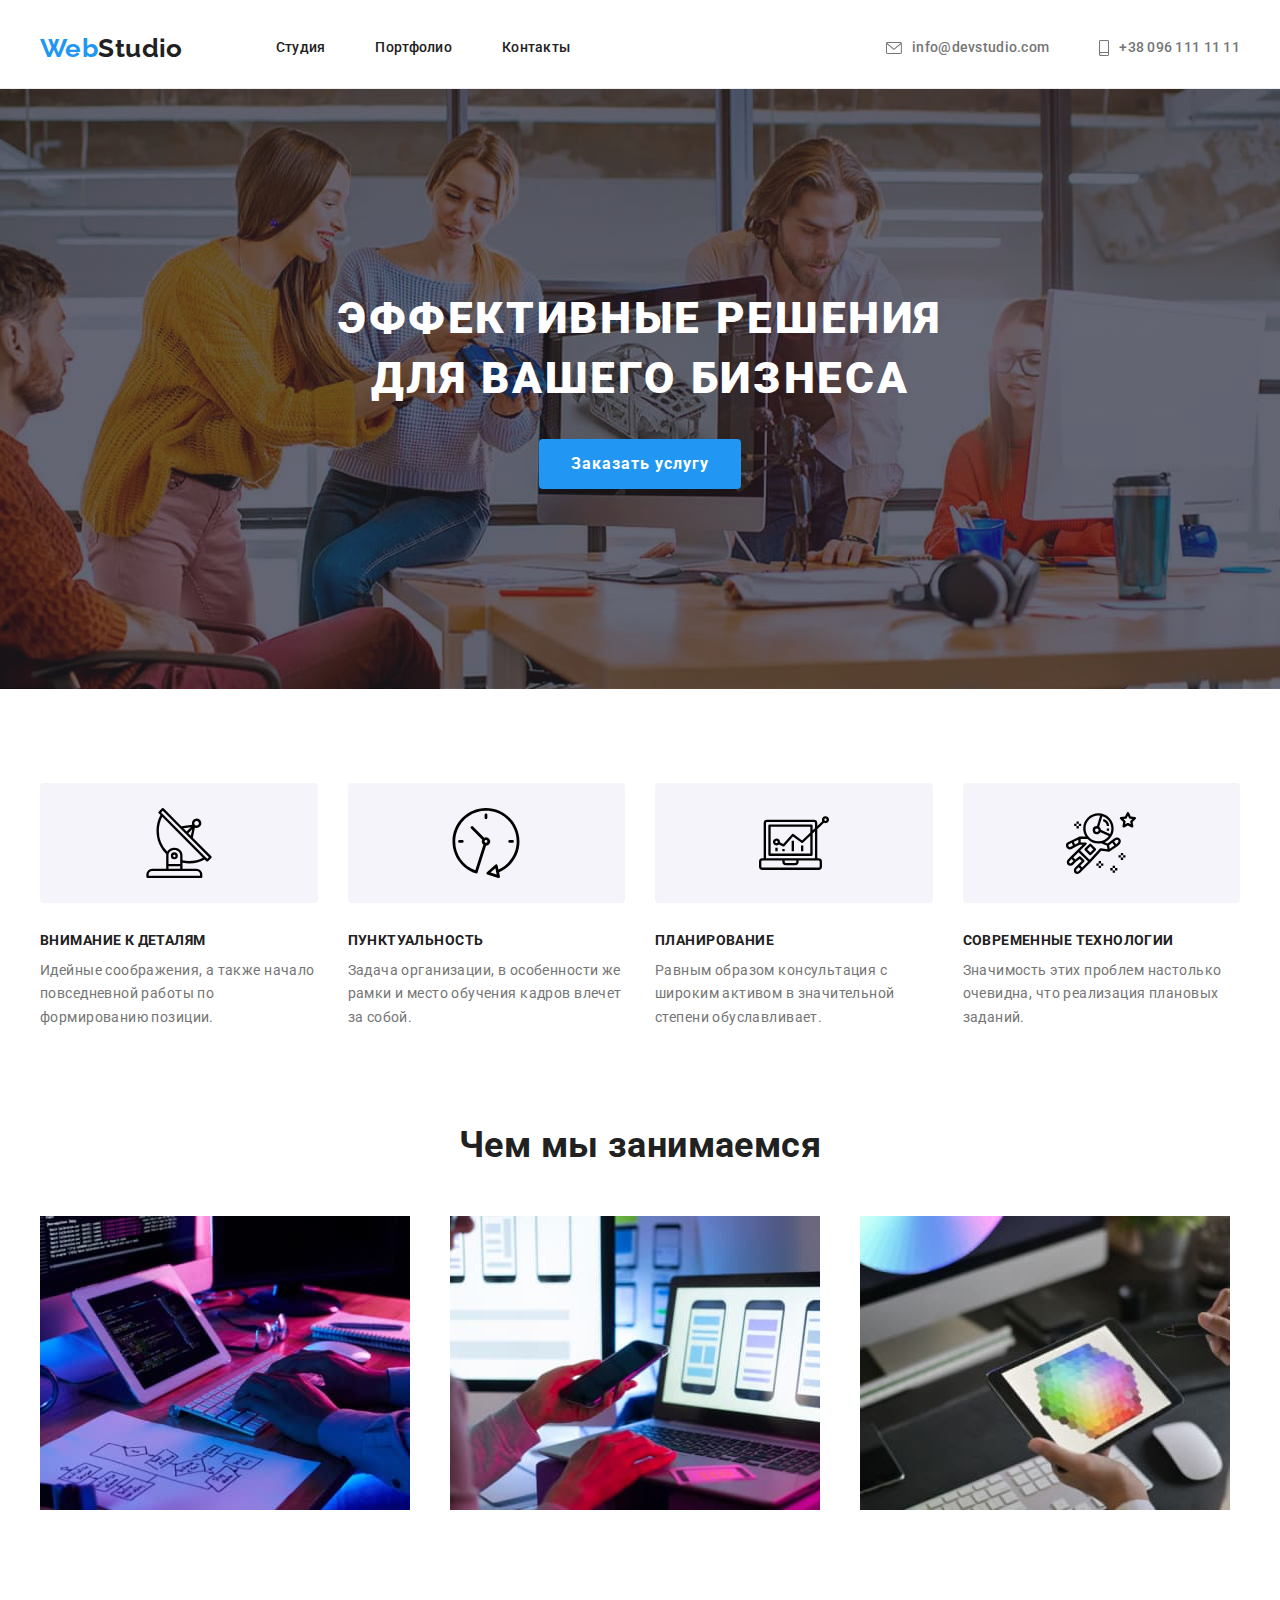
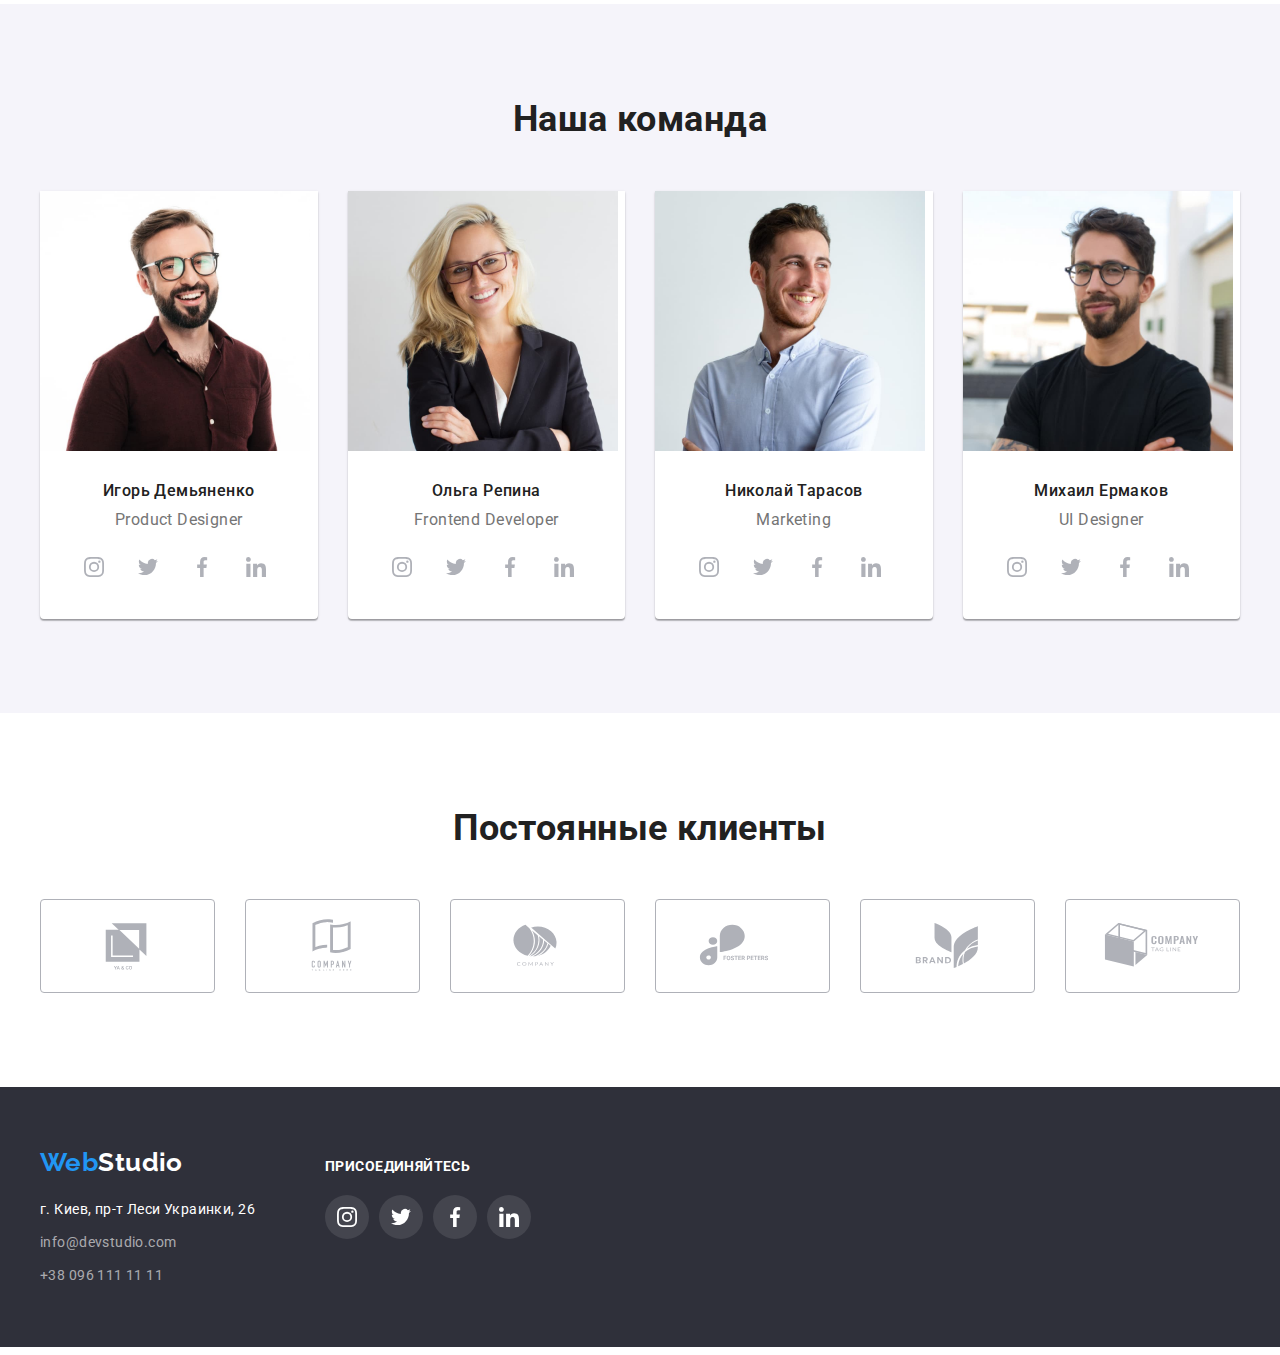
<file: index.html>
<!DOCTYPE html>
<html lang="ru">
<head>
    <meta charset="UTF-8">
    <meta http-equiv="X-UA-Compatible" content="IE=edge">
    <meta name="viewport" content="width=device-width, initial-scale=1.0">
    <title>Document</title>
        <link rel="preconnect" href="https://fonts.googleapis.com">
        <link rel="preconnect" href="https://fonts.gstatic.com" crossorigin>
        <link href="https://fonts.googleapis.com/css2?family=Oleo+Script&family=Raleway:wght@700&family=Roboto:wght@400;500;700;900&display=swap" rel="stylesheet">
        <link rel="stylesheet" href="https://cdnjs.cloudflare.com/ajax/libs/modern-normalize/1.1.0/modern-normalize.min.css" integrity="sha512-wpPYUAdjBVSE4KJnH1VR1HeZfpl1ub8YT/NKx4PuQ5NmX2tKuGu6U/JRp5y+Y8XG2tV+wKQpNHVUX03MfMFn9Q==" crossorigin="anonymous" referrerpolicy="no-referrer" />
        <link rel="stylesheet" href="./css/style.css">
</head>
<body>
    <header class="site-header"> 
        <div class="container header-container">
            <a href="" class="logo-accent-color link"> Web<span class="color-black">Studio</span></a>
        <nav>
            <ul class="header-site-nav list">
                <li class="header-nav-item"> <a href="" class="site-nav-link link">Студия</a> </li>
                <li class="header-nav-item"> <a href="./portfolio.html" class="site-nav-link link">Портфолио</a> </li>
                <li class="header-nav-item"> <a href="" class="site-nav-link link">Контакты</a>  </li>
            </ul>
        </nav>    
            <ul class="header-site-contact list">
                <li class="header-contact-item">
                     <a class="site-contact-link link" href="mailto:info@devstudio.com" >
                        <svg class="icon envelope" width="16" height="12" >
                            <use href="./img/icons.svg#icon-envelope" ></use>
                        </svg>
                        info@devstudio.com </a>
                     </li>
                <li class="header-contact-item">
                     <a class="site-contact-link link" href="tel:+380961111111" >
                        <svg class="icon vector" width="10" height="16" >
                            <use href="./img/icons.svg#icon-smartphone" ></use>
                        </svg>
                        +38 096 111 11 11 </a> 
                    </li>
            </ul>
        </div>
    </header>
    <main>
        <section class="main-hero thumb">
                <div class="container">
                    <h1 class="main-hero-title">Эффективные решения <br> для вашего бизнеса</h1>
                    <button class="main-hero-button pointer" type="button">Заказать услугу</button>
                </div> 
        </section>
        <section class="section-feature section">
            <div class="container">
            <h2 class="visually-hidden">Последовательность эффективной работы</h2>
            <ul class="section-feature-list list"> 
                <li class="section-feature-item">
                    <div class="feature-thumb">
                        <svg class="features-icon" width="70" height="70">
                            <use href="./img/icons.svg#icon-antenna"></use>
                        </svg>
                    </div>
                    <h3 class="section-feature-title">Внимание к деталям</h3>
                    <p class="section-feature-text">Идейные соображения, а также начало повседневной работы по формированию позиции.</p>
                </li>
                <li class="section-feature-item">
                    <div class="feature-thumb">
                        <svg class="features-icon" width="70" height="70">
                            <use href="./img/icons.svg#icon-clock"></use>
                        </svg>
                    </div>
                    <h3 class="section-feature-title">Пунктуальность</h3>
                    <p class="section-feature-text">Задача организации, в особенности же рамки и место обучения кадров влечет за собой.</p>
                </li>
                <li class="section-feature-item">
                    <div class="feature-thumb">
                        <svg class="features-icon" width="70" height="70">
                            <use href="./img/icons.svg#icon-diagram"></use>
                        </svg>
                    </div>
                    <h3 class="section-feature-title">Планирование</h3>
                    <p class="section-feature-text">Равным образом консультация с широким активом в значительной степени обуславливает.</p>
                </li>
                <li class="section-feature-item">
                    <div class="feature-thumb">
                        <svg class="features-icon" width="70" height="70">
                            <use href="./img/icons.svg#icon-astronaut"></use>
                        </svg>
                    </div>
                    <h3 class="section-feature-title">Современные технологии</h3>
                    <p class="section-feature-text">Значимость этих проблем настолько очевидна, что реализация плановых заданий.</p>        
               </li>                     
            </ul>
            </div>
        </section>
        <!--Нашы работы-->
        <section class="section-work section">
            <div class="container">
            <h2 class="promo-title">Чем мы занимаемся</h2>
                <ul class="work-foto-list list">
                    <li class="work-foto-item">
                            <img src="./img/box1.jpg" alt="Написание кода в HTML" width="370" height="294">
                    </li>
                    <li class="work-foto-item">
                        <img src="./img/box2.jpg" alt="Разработка web приложений для смартфонов" width="370" height="294">
                    </li> 
                    <li class="work-foto-item">
                        <img src="./img/box3.jpg" alt="Дизайнерское решение" width="370" height="294">    
                    </li>
                </ul>
            </div>
        </section>
        <!--Команда-->
        <section class="section-team section">
            <div class="container">
            <h2 class="promo-title">Наша команда</h2>
            <ul class="team-foto-list list">
                <li class="team-foto-item">
                    <img src="./img/img.jpg" alt="Игорь Демьяненко" width="270" height="260">
                        <div class="container-data">
                            <h3 class="team-foto-title">Игорь Демьяненко</h3>
                            <p class="team-foto-text" lang="en">Product Designer</p>
                                <ul class="team-list-icon">
                                    <li class="team-item-icon">
                                        <a class="team-link-icon" href="">
                                            <svg class="team-icon" width="20" height="20">
                                                <use href="./img/icons.svg#icon-instagram" ></use>
                                            </svg>
                                        </a>
                                    </li>
                                    <li class="team-item-icon">
                                        <a class="team-link-icon" href="">
                                            <svg class="team-icon" width="20" height="20">
                                                <use href="./img/icons.svg#icon-twitter" ></use>
                                            </svg>
                                        </a>
                                    </li>
                                    <li class="team-item-icon">
                                        <a class="team-link-icon" href="">
                                            <svg class="team-icon" width="20" height="20">
                                                <use href="./img/icons.svg#icon-facebook" ></use>
                                            </svg>
                                        </a>
                                    </li>
                                    <li class="team-item-icon">
                                        <a class="team-link-icon" href="">
                                            <svg class="team-icon" width="20" height="20">
                                                <use href="./img/icons.svg#icon-linkedin" ></use>
                                            </svg>
                                        </a>
                                    </li>
                                </ul>
                        </div>
                </li>
                <li class="team-foto-item">
                    <img src="./img/img1.jpg" alt="Ольга Репина" width="270" height="260">
                        <div class="container-data">
                            <h3 class="team-foto-title">Ольга Репина</h3>    
                            <p class="team-foto-text" lang="en">Frontend Developer</p>
                                <ul class="team-list-icon">
                                    <li class="team-item-icon">
                                        <a class="team-link-icon" href="">
                                            <svg class="team-icon" width="20" height="20">
                                                <use href="./img/icons.svg#icon-instagram"></use>
                                            </svg>
                                        </a>
                                    </li>
                                    <li class="team-item-icon">
                                        <a class="team-link-icon" href="">
                                            <svg class="team-icon" width="20" height="20">
                                                <use href="./img/icons.svg#icon-twitter"></use>
                                            </svg>
                                        </a>
                                    </li>
                                    <li class="team-item-icon">
                                        <a class="team-link-icon" href="">
                                            <svg class="team-icon" width="20" height="20">
                                                <use href="./img/icons.svg#icon-facebook"></use>
                                            </svg>
                                        </a>
                                    </li>
                                    <li class="team-item-icon">
                                        <a class="team-link-icon" href="">
                                            <svg class="team-icon" width="20" height="20">
                                                <use href="./img/icons.svg#icon-linkedin"></use>
                                            </svg>
                                        </a>
                                    </li>
                                </ul>
                        </div>
                    <li class="team-foto-item">
                    <img src="./img/img2.jpg" alt="Николай Тарасов" width="270" height="260">
                        <div class="container-data">
                            <h3 class="team-foto-title">Николай Тарасов</h3>
                            <p class="team-foto-text" lang="en">Marketing</p>
                                <ul class="team-list-icon">
                                    <li class="team-item-icon">
                                        <a class="team-link-icon" href="">
                                            <svg class="team-icon" width="20" height="20">
                                                <use href="./img/icons.svg#icon-instagram"></use>
                                            </svg>
                                        </a>
                                    </li>
                                    <li class="team-item-icon">
                                        <a class="team-link-icon" href="">
                                            <svg class="team-icon" width="20" height="20">
                                                <use href="./img/icons.svg#icon-twitter"></use>
                                            </svg>
                                        </a>
                                    </li>
                                    <li class="team-item-icon">
                                        <a class="team-link-icon" href="">
                                            <svg class="team-icon" width="20" height="20">
                                                <use href="./img/icons.svg#icon-facebook"></use>
                                            </svg>
                                        </a>
                                    </li>
                                    <li class="team-item-icon">
                                        <a class="team-link-icon" href="">
                                            <svg class="team-icon" width="20" height="20">
                                                <use href="./img/icons.svg#icon-linkedin"></use>
                                            </svg>
                                        </a>
                                    </li>
                                </ul>
                        </div>
                </li>
                <li class="team-foto-item">
                    <img src="./img/img3.jpg" alt="Михаил Ермаков" width="270" height="260">     
                        <div class="container-data">
                            <h3 class="team-foto-title">Михаил Ермаков</h3> 
                            <p class="team-foto-text" lang="en">UI Designer</p>
                                <ul class="team-list-icon">
                                    <li class="team-item-icon">
                                        <a class="team-link-icon" href="">
                                            <svg class="team-icon" width="20" height="20">
                                                <use href="./img/icons.svg#icon-instagram"></use>
                                            </svg>
                                        </a>
                                    </li>
                                    <li class="team-item-icon">
                                        <a class="team-link-icon" href="">
                                            <svg class="team-icon" width="20" height="20">
                                                <use href="./img/icons.svg#icon-twitter"></use>
                                            </svg>
                                        </a>
                                    </li>
                                    <li class="team-item-icon">
                                        <a class="team-link-icon" href="">
                                            <svg class="team-icon" width="20" height="20">
                                                <use href="./img/icons.svg#icon-facebook"></use>
                                            </svg>
                                        </a>
                                    </li>
                                    <li class="team-item-icon">
                                        <a class="team-link-icon" href="">
                                            <svg class="team-icon" width="20" height="20">
                                                <use href="./img/icons.svg#icon-linkedin"></use>
                                            </svg>
                                        </a>
                                    </li>
                                </ul>
                        </div>
                </li>
            </ul>    
            </div>
        </section>
        <!--Постоянные клиенты-->
        <section class="clients section">
            <div class="container">
                <h2 class="clients-title">Постоянные клиенты</h2>
                    <ul class="clients-list">
                        <li class="clients-item">
                            <a class="clients-link" href="">
                                <svg class="clients-icon" width="106" height="60" >
                                    <use href="./img/icons.svg#icon-Logo"></use>
                                </svg>
                            </a>
                        </li>
                        <li class="clients-item">
                            <a class="clients-link" href="">
                                <svg class="clients-icon" width="106" height="60">
                                    <use href="./img/icons.svg#icon-Logo1"></use>
                                </svg>
                            </a>
                        </li>
                        <li class="clients-item">
                            <a class="clients-link" href="">
                                <svg class="clients-icon" width="106" height="60">
                                    <use href="./img/icons.svg#icon-Logo2"></use>
                                </svg>
                            </a>
                        </li>
                        <li class="clients-item">
                            <a class="clients-link" href="">
                                <svg class="clients-icon" width="106" height="60">
                                    <use href="./img/icons.svg#icon-Logo3"></use>
                                </svg>
                            </a>
                        </li>
                        <li class="clients-item">
                            <a class="clients-link" href="">
                                <svg class="clients-icon" width="106" height="60">
                                    <use href="./img/icons.svg#icon-Logo4"></use>
                                </svg>
                            </a>
                        </li>
                        <li class="clients-item">
                            <a class="clients-link" href="">
                                <svg class="clients-icon" width="106" height="60">
                                    <use href="./img/icons.svg#icon-Logo6"></use>
                                </svg>
                            </a>
                        </li>
                    </ul>
            </div>
        </section>
    </main>

    <footer class="footer">
    <div class="container footer-blocks"> 
        <div class="footer-address">
            <a href="" class="logo-accent-color link"> Web<span class="color-white">Studio</span></a>
            <address class="footer-site">
                <ul class="footer-site-contact list">
                    <li> <a  class="footer-site-map link" href="https://goo.gl/maps/FiaWrPLJSMEdD1xa6" target="_blank" rel="noopener noreferrer nofollow" >г. Киев, пр-т Леси Украинки, 26</a> </li>
                    <li> <a class="footer-site-link link" href="mailto:info@devstudio.com">info@devstudio.com</a> </li>
                    <li> <a class="footer-site-link link" href="tel:+380961111111">+38 096 111 11 11</a> </li>
                </ul>
            </address>
        </div>
        <div class="join">
            <h2 class="join-title">Присоединяйтесь</h2>
                <ul class="social">
                    <li class="social-item">
                        <a class="social-link" href="">
                            <svg class="social-icon" width="20" height="20">
                                <use href="./img/icons.svg#icon-instagram"></use>
                            </svg>
                        </a>
                    </li>
                    <li class="social-item">
                        <a class="social-link" href="">
                            <svg class="social-icon" width="20" height="20">
                                <use href="./img/icons.svg#icon-twitter"></use>
                            </svg>
                        </a>
                    </li>
                    <li class="social-item">
                        <a class="social-link" href="">
                            <svg class="social-icon" width="20" height="20">
                                <use href="./img/icons.svg#icon-facebook"></use>
                            </svg>
                        </a>
                    </li>
                    <li class="social-item">
                        <a class="social-link" href="">
                            <svg class="social-icon" width="20" height="20">
                                <use href="./img/icons.svg#icon-linkedin"></use>
                            </svg>
                        </a>
                    </li>
                </ul>
        </div>  
    </div>
    </footer> 
</body>
</html>
</file>
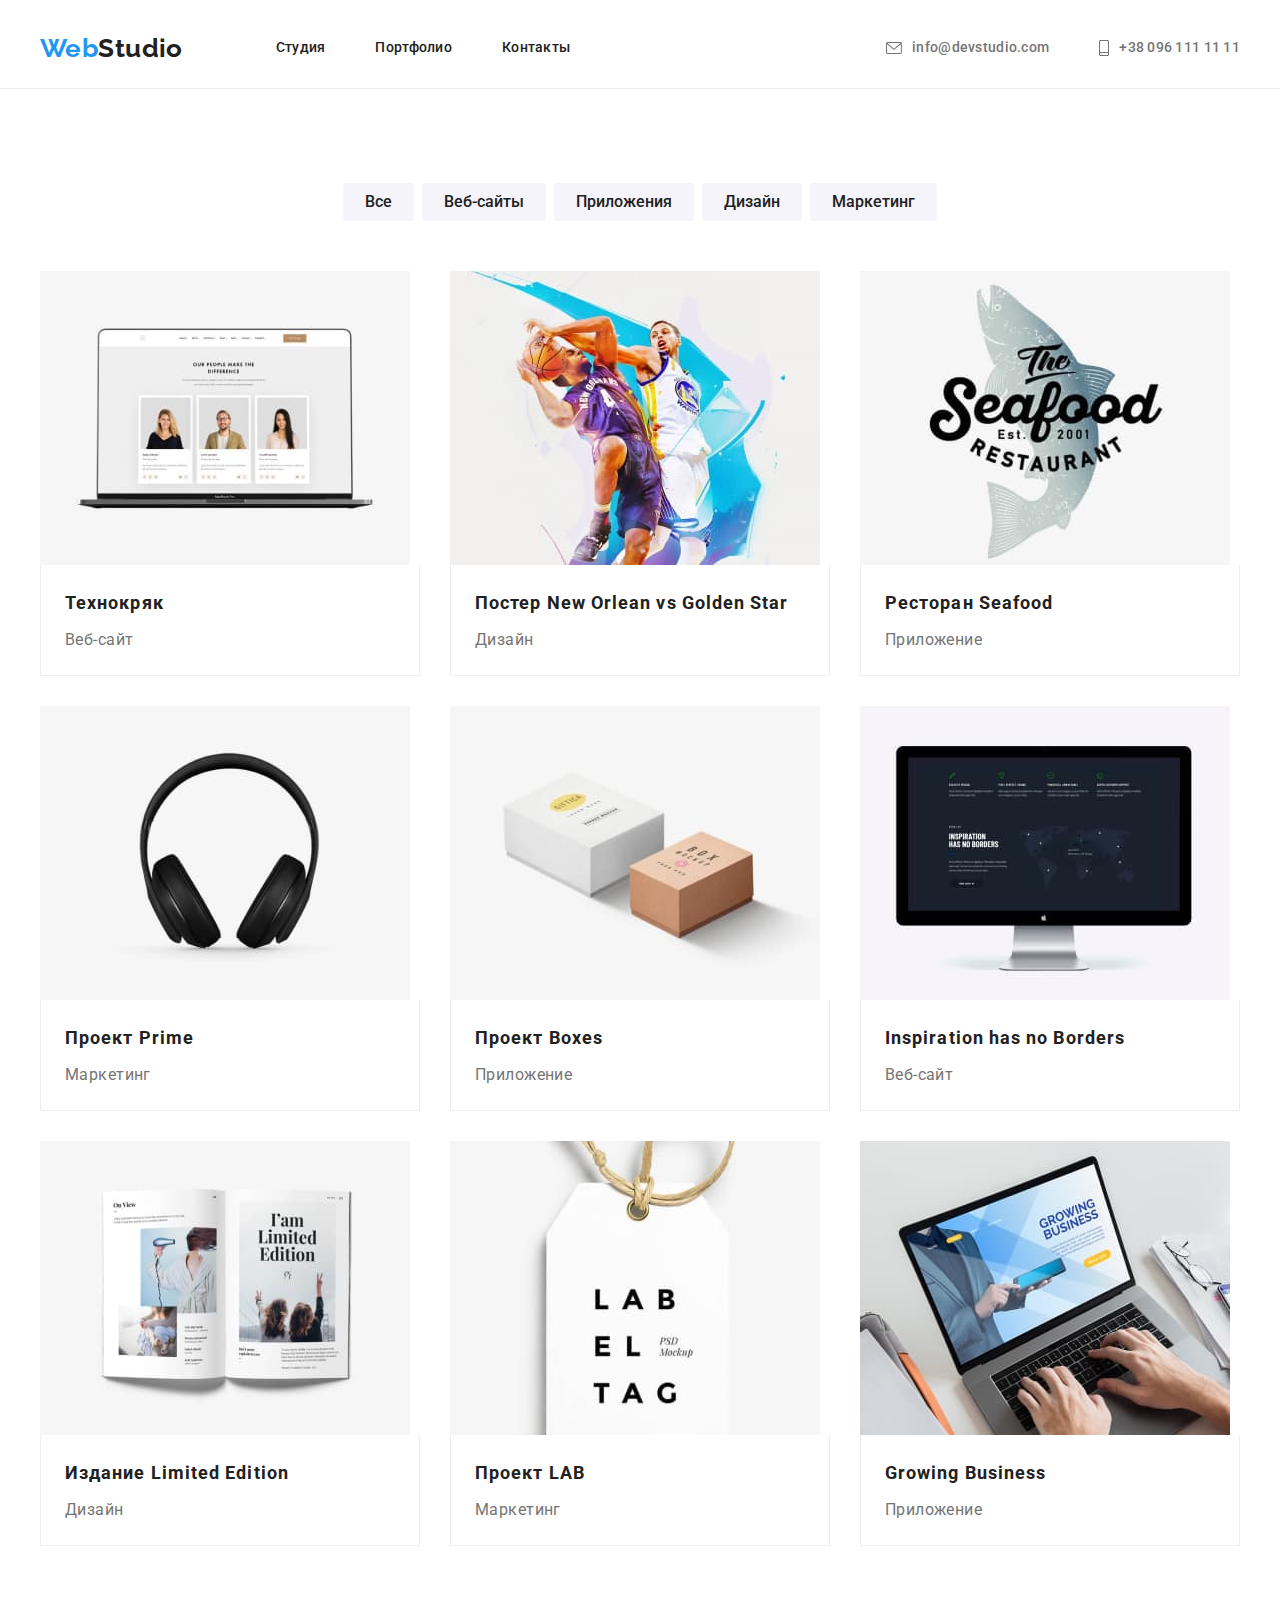
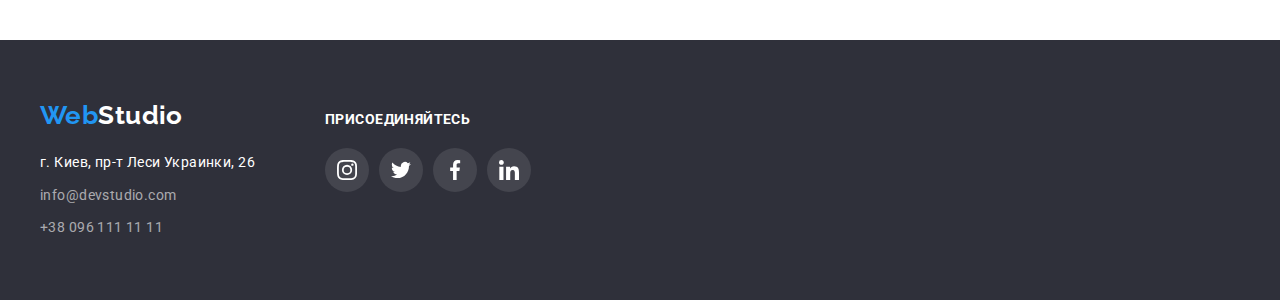
<file: portfolio.html>
<!DOCTYPE html>
<html lang="ru">
<head>
    <meta charset="UTF-8">
    <meta http-equiv="X-UA-Compatible" content="IE=edge">
    <meta name="viewport" content="width=device-width, initial-scale=1.0">
    <title>Document</title>
        <link rel="preconnect" href="https://fonts.googleapis.com">
        <link rel="preconnect" href="https://fonts.gstatic.com" crossorigin>
        <link href="https://fonts.googleapis.com/css2?family=Oleo+Script&family=Raleway:wght@700&family=Roboto:wght@400;500;700&display=swap" rel="stylesheet"> 
        <link rel="stylesheet" href="https://cdnjs.cloudflare.com/ajax/libs/modern-normalize/1.1.0/modern-normalize.min.css" integrity="sha512-wpPYUAdjBVSE4KJnH1VR1HeZfpl1ub8YT/NKx4PuQ5NmX2tKuGu6U/JRp5y+Y8XG2tV+wKQpNHVUX03MfMFn9Q==" crossorigin="anonymous" referrerpolicy="no-referrer" />
        <link rel="stylesheet" href="./css/style.css">
</head>
<body>
    <header class="site-header"> 
        <div class="container header-container">
            <a href="" class="logo-accent-color link"> Web<span class="color-black">Studio</span></a>
        <nav>
            <ul class="header-site-nav list">
                <li class="header-nav-item"> <a href="./index.html" class="site-nav-link link">Студия</a> </li>
                <li class="header-nav-item"> <a href="" class="site-nav-link link">Портфолио</a> </li>
                <li class="header-nav-item"> <a href="" class="site-nav-link link">Контакты</a>  </li>
            </ul>
        </nav>    
            <ul class="header-site-contact list">
                <li class="header-contact-item">
                     <a class="site-contact-link link" href="mailto:info@devstudio.com" >
                        <svg class="icon envelope" width="16" height="12" >
                            <use href="./img/icons.svg#icon-envelope" ></use>
                        </svg>
                        info@devstudio.com </a>
                     </li>
                <li class="header-contact-item">
                     <a class="site-contact-link link" href="tel:+380961111111" >
                        <svg class="icon vector" width="10" height="16" >
                            <use href="./img/icons.svg#icon-smartphone" ></use>
                        </svg>
                        +38 096 111 11 11 </a> 
                    </li>
            </ul>
        </div>
    </header>
    <main>
        <section class="portfolio section" >
            <div class="container">
            <h2 class="visually-hidden">Фильтр кнопок пользования</h2>
            <ul class="main-btn-list list">
                <li class="main-btn-item"> <button class="main-btn-link pointer" type="button">Все</button> </li>
                <li class="main-btn-item"> <button class="main-btn-link pointer" type="button">Веб-сайты</button></li>
                <li class="main-btn-item"> <button class="main-btn-link pointer" type="button">Приложения</button></li>
                <li class="main-btn-item"> <button class="main-btn-link pointer" type="button">Дизайн</button></li>
                <li class="main-btn-item"> <button class="main-btn-link pointer" type="button">Маркетинг</button></li>
            </ul>
            <ul class="portfolio-work-list list">
                <li class="portfolio-work-item">
                    <a class="portfolio-work-link link" href="">
                        <img src="./img/img(0).jpg" alt="Наш коллектив" width="370" height="294" >
                        <div class="portfolio-info">
                            <h2 class="portfolio-work-title">Технокряк</h2>
                            <p class="portfolio-work-text">Веб-сайт</p>
                        </div>
                    </a>
                </li>
                <li class="portfolio-work-item">
                    <a class="link" href="">
                        <img src="./img/img(1).jpg" alt="Обложка игры в баскетбол" width="370" height="294" >
                        <div class="portfolio-info">
                            <h3 class="portfolio-work-title">Постер New Orlean vs Golden Star</h3>
                            <p class="portfolio-work-text">Дизайн</p>
                        </div>
                    </a>
                </li>
                <li class="portfolio-work-item">
                    <a class="link" href="">
                        <img src="./img/img(2).jpg" alt="Логотип ресторана морепродуктов" width="370" height="294" >
                        <div class="portfolio-info">
                            <h3 class="portfolio-work-title">Ресторан Seafood</h3>
                            <p class="portfolio-work-text">Приложение</p>
                        </div>
                    </a>
                </li>
                <li class="portfolio-work-item">
                    <a class="link" href="">
                        <img src="./img/img(3).jpg" alt="Ваккумные наушники" width="370" height="294" >
                        <div class="portfolio-info">
                            <h3 class="portfolio-work-title">Проект Prime</h3>
                            <p class="portfolio-work-text">Маркетинг</p>
                        </div>
                    </a>
                </li>
                <li class="portfolio-work-item">
                    <a class="link" href="">
                        <img src="./img/img(4).jpg" alt="Две закрытых маленьких коробки" width="370" height="294" >
                        <div class="portfolio-info">
                            <h3 class="portfolio-work-title">Проект Boxes</h3>
                            <p class="portfolio-work-text">Приложение</p>
                        </div>
                    </a>
                </li>
                <li class="portfolio-work-item">
                    <a class="link" href="">
                        <img src="./img/img(5).jpg" alt="Веб-сайт для вдохновения не имеющих границ" width="370" height="294" >
                        <div class="portfolio-info">
                            <h3 class="portfolio-work-title">Inspiration has no Borders</h3>
                            <p class="portfolio-work-text">Веб-сайт</p>
                        </div>
                    </a>
                </li>
                <li class="portfolio-work-item">
                    <a class="link" href="">
                        <img src="./img/img(6).jpg" alt="Страницы из лимитированого издания" width="370" height="294" >
                        <div class="portfolio-info">
                            <h3 class="portfolio-work-title"> Издание Limited Edition </h3>
                            <p class="portfolio-work-text">Дизайн</p>
                        </div>
                    </a>
                </li>
                <li class="portfolio-work-item">
                    <a class="link" href="">
                        <img src="./img/img(7).jpg" alt="Бирка Лаб эль Тег" width="370" height="294" >
                        <div class="portfolio-info">
                            <h3 class="portfolio-work-title"> Проект LAB </h3>
                            <p class="portfolio-work-text"> Маркетинг </p>
                        </div>
                    </a>
                </li>
                <li class="portfolio-work-item">
                    <a class="link" href="">
                        <img src="./img/img(8).jpg" alt="Страница из сайта растущего бизнеса" width="370" height="294" >            
                        <div class="portfolio-info">
                            <h3 class="portfolio-work-title">Growing Business</h3>
                            <p class="portfolio-work-text">Приложение</p>
                        </div>
                    </a>
                </li>
            </ul>
            </div>
        </section>
    </main>

    <footer class="footer">
    <div class="container footer-blocks"> 
        <div class="footer-address">
            <a href="" class="logo-accent-color link"> Web<span class="color-white">Studio</span></a>
            <address class="footer-site">
                <ul class="footer-site-contact list">
                    <li> <a  class="footer-site-map link" href="https://goo.gl/maps/FiaWrPLJSMEdD1xa6" target="_blank" rel="noopener noreferrer nofollow" >г. Киев, пр-т Леси Украинки, 26</a> </li>
                    <li> <a class="footer-site-link link" href="mailto:info@devstudio.com">info@devstudio.com</a> </li>
                    <li> <a class="footer-site-link link" href="tel:+380961111111">+38 096 111 11 11</a> </li>
                </ul>
            </address>
        </div>
        <div class="join">
            <h2 class="join-title">Присоединяйтесь</h2>
                <ul class="social">
                    <li class="social-item">
                        <a class="social-link" href="">
                            <svg class="social-icon" width="20" height="20">
                                <use href="./img/icons.svg#icon-instagram"></use>
                            </svg>
                        </a>
                    </li>
                    <li class="social-item">
                        <a class="social-link" href="">
                            <svg class="social-icon" width="20" height="20">
                                <use href="./img/icons.svg#icon-twitter"></use>
                            </svg>
                        </a>
                    </li>
                    <li class="social-item">
                        <a class="social-link" href="">
                            <svg class="social-icon" width="20" height="20">
                                <use href="./img/icons.svg#icon-facebook"></use>
                            </svg>
                        </a>
                    </li>
                    <li class="social-item">
                        <a class="social-link" href="">
                            <svg class="social-icon" width="20" height="20">
                                <use href="./img/icons.svg#icon-linkedin"></use>
                            </svg>
                        </a>
                    </li>
                </ul>
        </div>  
    </div>
    </footer>
</body>
</html>
</file>
<file: css/style.css>
:root {
    --background-color-page: #ffffff;
    --primary-text-color: #757575;
    --title-text-color: #212121;
    --accent-color-page: #2196F3;
    --hero-text-color: #FFFFFF;
    --logo-page-color: #2196F3;
    --logo-accent-header-color: #212121;
    --logo-accent-footer-color: #ffffff;
    --studio-section-team-color: #F5F4FA;
    --main-portfolio-btn: #F5F4FA;
    --contact-footer: rgba(255, 255, 255, 0.6);
    --main-hero-backgroud-color: #2F303A;
}

body {
    margin-left: auto;
    margin-right: auto;
    font-family: 'Roboto', sans-serif;
    font-size: 14px;
    line-height: 1.71;
    letter-spacing: 0.03em;
    background: var(--background-color-page);
    color: var(--primary-text-color);
}
.pointer{
    cursor: pointer;
}

.list {
    padding: 0;
    margin: 0;
    list-style: none;
}

.link {
    text-decoration: none;
}

.container{
    width: 1200px;
    padding: 0 15px;
    margin: auto;
}

.section{
    padding-top: 94px;
    padding-bottom: 94px;
}

/*logo-page*/
.logo-accent-color {
    display: inline-block;
    font-family: Raleway;
    font-weight: 700;
    font-size: 26px;
    line-height: 1.19;
    color: var(--logo-page-color);
}

.logo-accent-color .color-black {
    color: var(--logo-accent-header-color);
}

.logo-accent-color .color-white {
    color: var(--logo-accent-footer-color);
}

/*header-page*/
.site-header{
    border-bottom: 1px solid #ECECEC;;
}
.header-container{
    display: flex;
    align-items: center;
}

.header-site-nav,
.header-site-contact{
    display: flex;
}

.header-site-nav{
    margin-left: 93px;
}

.header-site-contact{
    margin-left: auto;
}

.header-nav-item:not(:last-child) {
    margin-right: 50px;
}

.header-contact-item:not(:last-child) {
    margin-right: 50px;
}
.site-contact-link::before {
    content: " ";
    background-size: contain;
}

.icon {
    margin-right: 10px;
    fill: var(--primary-text-color);
    align-self: center;
}


.site-nav-link,
.site-contact-link {
    display: inline-flex;
    padding-top: 32px;
    padding-bottom: 32px;
    align-self: center;
    font-weight: 500;
    line-height: 1.14;
    letter-spacing: 0.02em;
    color: var(--title-text-color);
}

.site-contact-link {
    color: var(--primary-text-color)
}

.header-site-contact .site-contact-link:focus .icon,
.header-site-contact .site-contact-link:hover .icon{
    fill: var(--accent-color-page);
}

.site-nav-link:hover,
.site-contact-link:hover,
.site-nav-link:focus,
.site-contact-link:focus,
.footer-site-map:hover,
.footer-site-map:focus,
.footer-site-link:hover,
.footer-site-link:focus{
    color: var(--accent-color-page);
}

/*main-hero*/
.main-hero { 
    max-width: 1600px;
    margin-left: auto;
    margin-right: auto;
    padding-top: 200px;
    padding-bottom: 200px;
    text-align: center;
    background-image: linear-gradient( to bottom,
    rgba(47, 48, 58, 0.4),
    rgba(47, 48, 58, 0.4)),
    url('../img/head.jpg');
    background-position:center;
    background-repeat: no-repeat;
    background-size: cover;

    background-color: var(--main-hero-backgroud-color);
    color: var(--hero-text-color);
}

.main-hero-title {
    margin-top: 0;
    margin-bottom: 30px;
    font-weight: 900;
    font-size: 44px;
    line-height: 1.36;
    letter-spacing: 0.06em;
    text-transform: uppercase;
}

.main-hero-button {
    border-radius: 4px;
    padding: 10px 32px;
    min-width: 200px;
    border: 0ch;
    font-family:inherit;
    font-weight: 700;
    font-size: 16px;
    line-height: 1.87;
    text-align: center;
    align-items: center;
    letter-spacing: 0.06em;
    color: var(--hero-text-color);
    background: var(--accent-color-page);
}

.main-hero-button:hover,
.main-hero-button:focus {
    background: #188CE8;
}

/*section-feature*/
.feature-thumb{
    display: flex;
    height: 120px;
    margin-bottom: 30px;
    background-color: var(--studio-section-team-color);
    border-radius: 4px;
    justify-content: center;
    align-items: center;
}

.features-icon {
    width: 70px;
    height: 70px;
}


.section-feature-list{
    display: flex;
}

.section-feature-item{
    width:calc((100% - 90px) / 4)
}

.section-feature-item:not(:last-child) {
    margin-right: 30px;
}

.section-feature-title {
    margin-top: 0;
    margin-bottom: 10px;
    font-size: 14px;
    line-height: 1.14;
    text-transform: uppercase;
    color: var(--title-text-color);
}

.section-feature-text{
    margin-top: 0;
    margin-bottom: 0;
}

/*section-work*/

.section-work {
    padding-top: 0;
}

.work-foto-list{
    display: flex;
}

.work-foto-list img{
    display: block;
    max-width: 100%;
}

.work-foto-item{
    width: calc((100% - 60px) / 3);
}
.work-foto-item:not(:last-child) {
    margin-right: 30px;
}

/*section-team*/
.section-team {
    background-color: var(--studio-section-team-color);
}

.promo-title {
    margin-top: 0;
    margin-bottom: 50px;
    font-size: 36px;
    line-height: 1.17;
    text-align: center;
    color: var(--title-text-color);
}

.team-foto-list {
    display: flex;
    flex-wrap: wrap;
    font-size: 16px;
    line-height: 1.19;
    text-align: center;
    color: var(--title-text-color);
}

.team-foto-list img {
    display: block;
    max-width: 100%;
}

.team-foto-item{
    width:calc((100% - 90px) / 4);
    background-color: #ffffff;
    border-radius: 0 0 4px 4px;
    box-shadow: 0px 1px 3px rgba(0, 0, 0, 0.12), 0px 1px 1px rgba(0, 0, 0, 0.14), 0px 2px 1px rgba(0, 0, 0, 0.2);
}

.team-foto-item:not(:last-child) {
    margin-right: 30px;
}

.container-data {
    padding-top: 30px;
    padding-bottom: 30px;
}

.team-foto-title {
    margin-top: 0;
    margin-bottom: 10px;
    font-size: 16px;
    font-weight: 500;
}

.team-foto-text {
    margin-top: 0;
    margin-bottom: 0;
    color: var(--primary-text-color);
}

.team-list-icon {
    padding: 0;
    display: flex;
    margin-top: 16px;
    margin-left: 32px;
    margin-right: 32px;
    list-style: none;
}

.team-item-icon:not(:last-child) {
    margin-right: 10px;
}

.team-link-icon {
    display: flex;
    justify-content: center;
    align-items: center;
    width: 44px;
    height: 44px;
    background-color: var(--background-color-page);
    border-radius: 50%;
    text-decoration: none;
}

.team-link-icon:focus,
.team-link-icon:hover{
    background-color: var(--accent-color-page);
}

.team-icon{
    width: 20px;
    height: 20px;
    fill: #afb1b8;
}

.team-list-icon .team-link-icon:focus .team-icon,
.team-list-icon .team-link-icon:hover .team-icon{
    fill: var(--background-color-page);
}

/*clients*/
.clients-title {
    margin-top: 0; 
    margin-bottom: 50px; 
    font-style: normal;
    font-weight: 700;
    font-size: 36px;
    line-height: 1.17;
    text-align: center;
    color:var(--title-text-color);
}

.clients-list{
    padding: 0;
    margin-top: 0;
    margin-bottom: 0;
    display: flex;
    list-style: none;
}

.clients-link {
    display: flex;
    justify-content: center;
    align-items: center;
    height: 92px;
    border: 1px solid #afb1b8;
    border-radius: 4px;
    text-decoration: none;
}

.clients-link:focus,
.clients-link:hover {
    border: 1px solid var(--accent-color-page);
}

.clients-item{
    padding-top: 0;
    padding-bottom: 0;  
}

.clients-item{
    width:calc((100% - 150px) / 6)
}

.clients-item:not(:last-child) {
    margin-right: 30px;
}

.clients-icon{
    fill: #afb1b8;
}

.clients-list .clients-link:focus .clients-icon,
.clients-list .clients-link:hover .clients-icon {
  fill: var(--accent-color-page);
}

/*footer*/
.footer .logo-accent-color {
    margin-bottom: 20px;
}

.footer-site-contact {
    line-height: 1.71;
}

.footer-site {
    font-style: inherit;
}

.footer-site-contact li:not(:last-child) {
    margin-bottom: 9px;
}

.footer-site-map {
    color: var(--hero-text-color);
}

.footer-site-link {
    margin-top: 9px;
    color: var(--contact-footer);
}

.footer {
    padding-top: 60px;
    padding-bottom: 60px;
    background: var(--main-hero-backgroud-color);
}

.footer-address {
  margin-right: 70px;
}

.join-title {
    margin-top: 0;
    margin-bottom: 20px;
    font-weight: 700;
    font-size: 14px;
    line-height: 1.14;
    text-transform: uppercase;
    color: var(--background-color-page);
}

.footer-blocks {
  display: flex;
  align-items: baseline;
}

.social {
    padding:0;
    display: flex;
    list-style: none;
}

.social-item:not(:last-child) {
    margin-right: 10px;
}

.social-link {
    display: flex;
    justify-content: center;
    align-items: center;
    width: 44px;
    height: 44px;
    background-color: rgba(255, 255, 255, 0.1);
    border-radius: 50%;
}

.social-link:focus,
.social-link:hover {
    background-color: var(--accent-color-page);
}

.social-icon {
    width: 20px;
    height: 20px;
    fill: var(--hero-text-color);
}

/*Portfolio*/
.main-btn-list {
    margin-bottom: 50px;
    display: flex;
    justify-content:center;
}

.main-btn-item:not(:last-child) {
    margin-right: 8px;
}

.main-btn-link {
    border-radius: 4px;
    padding: 6px 22px;
    font-family:inherit;
    font-weight: 500;
    font-size: 16px;
    line-height: 1.62;
    text-align: center;
    color: #212121;
    background: var(--main-portfolio-btn);
    border: 0ch;
}

.main-btn-link:hover,
.main-btn-link:focus {
    background: var(--accent-color-page);
    color: var(--background-color-page);
    box-shadow: 0px 3px 1px rgba(0, 0, 0, 0.1), 0px 1px 2px rgba(0, 0, 0, 0.08),
    0px 2px 2px rgba(0, 0, 0, 0.12);
}

.portfolio-work-list {
    display: flex; 
    flex-wrap: wrap;
}

.portfolio-work-list img {
    display: block;
    max-width: 100%;
}

.portfolio-work-item {
    width: calc((100% - 60px) / 3);
    margin-right: 30px;
    margin-bottom: 30px;
    background: #FFFFFF;
}

.portfolio-work-item:nth-child(3n) {
    margin-right: 0;
}
.portfolio-work-item:nth-last-child(-n + 3) {
    margin-bottom: 0;
}

.portfolio-work-item a{
    display: block;
}

.portfolio-work-item a:focus,
.portfolio-work-item a:hover {
    box-shadow: 0px 1px 1px rgba(0, 0, 0, 0.12), 0px 4px 4px rgba(0, 0, 0, 0.06),
    1px 4px 6px rgba(0, 0, 0, 0.16);
}

.portfolio-info {
    padding: 20px 24px;
    border-left: 1px solid #EEEEEE;
    border-right: 1px solid #EEEEEE;
    border-bottom: 1px solid #EEEEEE;
}

.portfolio-work-title {
    margin-top: 0;
    margin-bottom: 4px;
    font-size: 18px;
    line-height: 2;
    letter-spacing: 0.06em;
    color: var(--title-text-color);
}

.portfolio-work-text {
    margin-top: 0;
    margin-bottom: 0;
    font-size: 16px;
    line-height: 1.87;
    color: var(--primary-text-color);
}

.visually-hidden {
    position: fixed;
    transform: scale(0);
}
</file>
